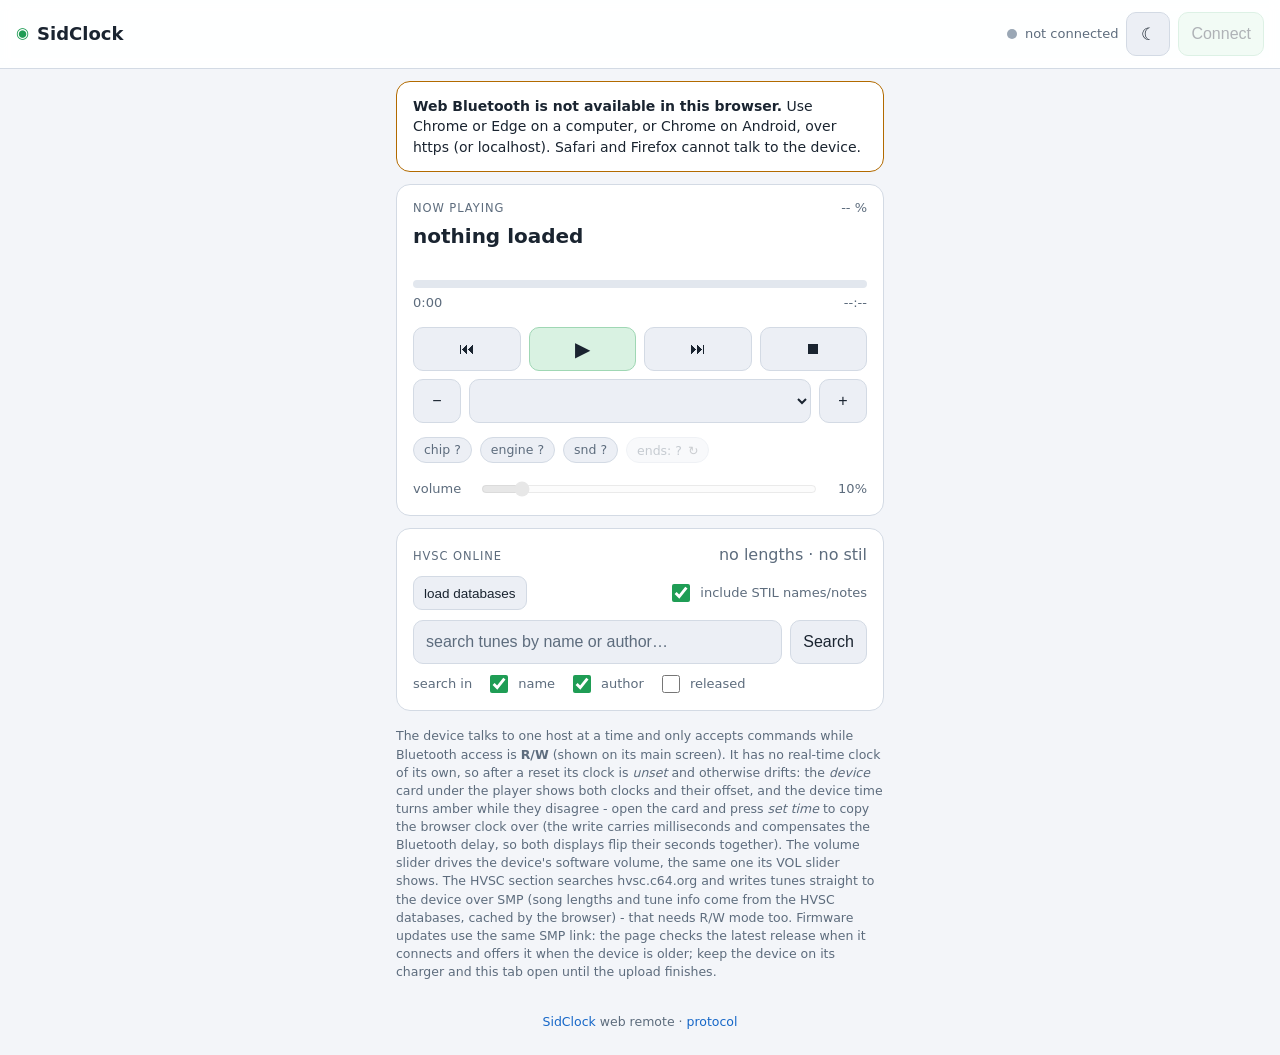
<file: web/index.html>
<!DOCTYPE html>
<html lang="en">
<head>
<meta charset="utf-8">
<meta name="viewport" content="width=device-width, initial-scale=1, viewport-fit=cover">
<meta name="color-scheme" content="dark light">
<meta name="theme-color" content="#0f141b" id="theme-color">
<title>SidClock remote</title>
<script>
/* apply the remembered theme before the first paint */
try {
  const stored = localStorage.getItem('sidclock-theme');
  document.documentElement.dataset.theme =
    (stored === 'light' || stored === 'dark') ? stored
      : (matchMedia('(prefers-color-scheme: light)').matches
        ? 'light' : 'dark');
} catch (e) { /* no storage: dark default */ }
</script>
<link rel="stylesheet" href="style.css">
</head>
<body>

<header class="top">
  <div class="brand">
    <span class="logo" aria-hidden="true">◉</span>
    <h1>SidClock</h1>
  </div>
  <div class="conn">
    <span id="dot" class="dot" aria-hidden="true"></span>
    <span id="status" class="status">not connected</span>
    <button id="theme" class="btn" title="switch theme">☀</button>
    <button id="connect" class="btn primary">Connect</button>
  </div>
</header>

<main>
  <div id="unsupported" class="card notice" hidden>
    <strong>Web Bluetooth is not available in this browser.</strong>
    Use Chrome or Edge on a computer, or Chrome on Android, over https
    (or localhost). Safari and Firefox cannot talk to the device.
  </div>

  <div id="note" class="note" hidden></div>

  <section class="card">
    <div class="cardhead">
      <span class="label">now playing</span>
      <span id="battery" class="battery">-- %</span>
    </div>
    <div id="title" class="title">nothing loaded</div>
    <div id="subtitle" class="sub"></div>
    <div id="fwline" class="dim fwline" hidden></div>

    <div class="progress"><div id="progressbar"></div></div>
    <div class="progressrow">
      <span id="pos">0:00</span>
      <span id="len">--:--</span>
    </div>

    <div class="transport">
      <button id="prev" class="btn" title="previous tune">⏮</button>
      <button id="play" class="btn primary big" title="play / pause">▶</button>
      <button id="next" class="btn" title="next tune">⏭</button>
      <button id="stop" class="btn" title="stop">⏹</button>
    </div>

    <div class="subrow">
      <button id="subprev" class="btn" title="previous subtune">−</button>
      <select id="subtune" aria-label="subtune"></select>
      <button id="subnext" class="btn" title="next subtune">+</button>
    </div>

    <div class="badges">
      <span class="badge" id="chip">chip ?</span>
      <span class="badge" id="engine">engine ?</span>
      <span class="badge" id="snd">snd ?</span>
      <button id="ends" class="badge action" disabled
              title="what happens when the tune ends - press to change">ends: ?</button>
    </div>

    <div class="row volrow">
      <span class="rowlabel">volume</span>
      <input id="volume" class="range" type="range" min="0" max="255"
             step="1" value="26" aria-label="device volume" disabled>
      <span id="volpct" class="volpct">10%</span>
    </div>
  </section>

  <section id="hvscinfo" class="card" hidden>
    <div class="cardhead">
      <span class="label">hvsc info</span>
      <span id="metapath" class="dim path"></span>
    </div>
    <div id="metahint" class="metahint" hidden>
      <span id="metahinttext"></span>
      <button id="metastil" class="btn small" hidden>load STIL</button>
    </div>
    <ol id="tracks" class="tracks"></ol>
    <p id="metanote" class="comment" hidden></p>
    <p id="metacomment" class="comment" hidden></p>
  </section>

  <!-- firmware, clock and tune list in one card under the player. Collapsed
       it is a single line (firmware version, update state, tune count,
       device time and offset); it opens by itself when something needs
       attention (an update to apply, a staged image, an unset or >1 min
       wrong clock). Expanded: the clocks, the firmware upload and then the
       tunes on the device. -->
  <details id="systemcard" class="card system" hidden>
    <summary class="cardhead syshead">
      <span class="label">device<span class="chev" aria-hidden="true"></span></span>
      <span class="sysline">
        <span id="sysfw" class="sysfw">firmware --</span>
        <span id="updstate" class="dim"></span>
        <span id="libinfo" class="dim tuneinfo"></span>
        <span class="sysclockline">
          <span id="systime" class="sysclock">--:--:--</span>
          <span id="sysoff" class="dim"></span>
        </span>
      </span>
    </summary>

    <div class="sysbody">
      <div class="row">
        <span class="rowlabel">device</span>
        <span id="devtime" class="value">--:--:--</span>
        <button id="settime" class="btn">set time</button>
      </div>
      <div class="row">
        <span class="rowlabel">browser</span>
        <span id="hosttime" class="value">--:--:--</span>
      </div>

      <div id="updblock">
        <div id="updtitle" class="updtitle"></div>
        <div id="updsub" class="sub"></div>
        <div id="updwhy" class="updwhy" hidden></div>

        <div id="updprog" class="progressline" hidden>
          <div class="progress"><div id="updprogbar"></div></div>
          <span id="updproglabel" class="dim"></span>
        </div>

        <div class="updrow">
          <button id="updinstall" class="btn primary">Update</button>
          <button id="updreboot" class="btn primary" hidden>Reboot now</button>
          <button id="upddiscard" class="btn" hidden>Discard</button>
          <button id="updfile" class="btn"
                  title="flash a local .signed.bin build">Flash local build…</button>
          <input id="updfileinput" type="file"
                 accept=".bin,application/octet-stream" hidden>
          <a id="updnotes" class="updlink" target="_blank" rel="noopener"
             hidden>release notes</a>
        </div>
        <p id="sysproto" class="dim sysproto"></p>
      </div>

      <div class="libhead">
        <span class="label">on the device</span>
        <button id="librefresh" class="btn small">refresh</button>
      </div>
      <ul id="lib" class="results"></ul>
    </div>
  </details>

  <section class="card">
    <div class="cardhead">
      <span class="label">hvsc online</span>
      <span id="dbstate" class="dim"></span>
    </div>
    <div class="dbsrow">
      <button id="dbload" class="btn small">load databases</button>
      <label class="chk"><input id="stilopt" type="checkbox" checked>
        include STIL names/notes</label>
    </div>
    <div class="searchrow">
      <input id="q" type="search" placeholder="search tunes by name or author…"
             autocomplete="off" enterkeyhint="search">
      <button id="search" class="btn">Search</button>
    </div>
    <div class="fieldrow">
      <span class="dim">search in</span>
      <label class="chk"><input id="f-title" type="checkbox" checked>name</label>
      <label class="chk"><input id="f-author" type="checkbox" checked>author</label>
      <label class="chk"><input id="f-released" type="checkbox">released</label>
    </div>
    <div id="hprog" class="progressline" hidden>
      <div class="progress"><div id="hprogbar"></div></div>
      <span id="hproglabel" class="dim"></span>
    </div>
    <div id="hmsg" class="dim msg" hidden></div>
    <ul id="results" class="results" hidden></ul>
    <button id="more" class="btn morebtn" hidden>show more</button>
  </section>

  <p class="hint">
    The device talks to one host at a time and only accepts commands while
    Bluetooth access is <strong>R/W</strong> (shown on its main screen).
    It has no real-time clock of its own, so after a reset its clock is
    <em>unset</em> and otherwise drifts: the <em>device</em> card under the
    player shows both clocks and their offset, and the device time turns
    amber while they disagree - open the card and press <em>set
    time</em> to copy the browser clock over (the write carries
    milliseconds and compensates the Bluetooth delay, so both displays
    flip their seconds together). The volume slider drives the device's
    software volume, the same one its VOL slider shows. The HVSC section
    searches hvsc.c64.org and writes tunes straight to the device over SMP
    (song lengths and tune info come from the HVSC databases, cached by the
    browser) - that needs R/W mode too. Firmware updates use the same SMP
    link: the page checks the latest release when it connects and offers it
    when the device is older; keep the device on its charger and this tab
    open until the upload finishes.
  </p>
</main>

<footer>
  <a href="https://github.com/fanoush/SidClock">SidClock</a> web remote ·
  <a href="https://github.com/fanoush/SidClock/blob/main/docs/ble-services.md">protocol</a>
</footer>

<script type="module" src="app.js"></script>
</body>
</html>
</file>
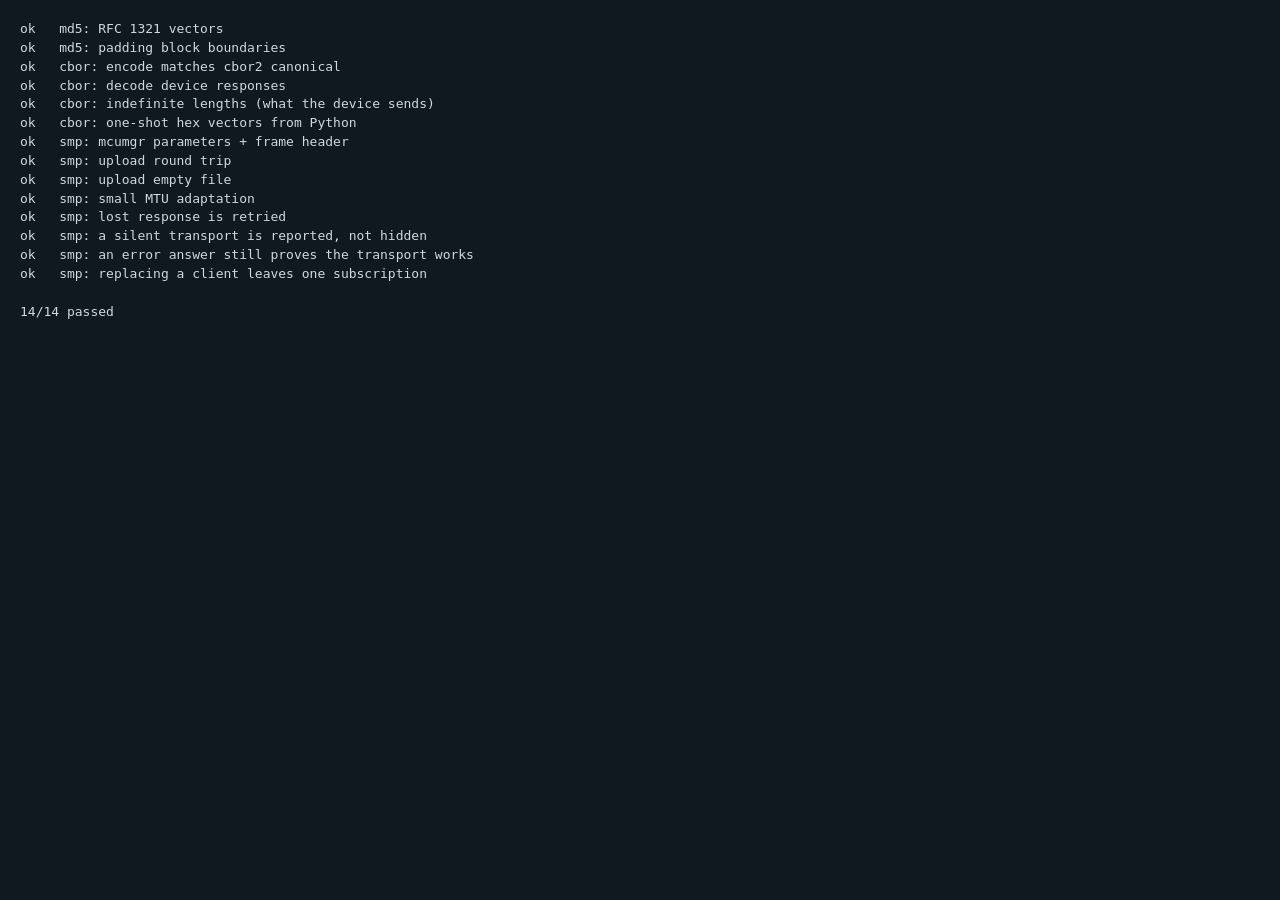
<file: tools/web-tests/index.html>
<!DOCTYPE html>
<html lang="en">
<head>
<meta charset="utf-8">
<title>SidClock web tests</title>
<style>
  body {
    font: 13px/1.45 ui-monospace, Menlo, Consolas, monospace;
    margin: 20px;
    background: #101820;
    color: #d0d8e0;
  }
  pre { white-space: pre-wrap; }
  .pass { color: #7bd88f; }
  .fail { color: #ff6b6b; }
  .summary { color: #8fa1b3; }
</style>
</head>
<body>
<!--
  Browser tests for the web remote's libraries (md5, SMP, HVSC parsing).

  In a browser, over http (module imports need a real origin):

    python3 -m http.server 8899        # from the repository root
    # then open http://127.0.0.1:8899/tools/web-tests/index.html
    # add ?live for the hvsc.c64.org checks (network, ~9 MB of database
    # downloads, cached in IndexedDB)

  Automatically, with a headless Chrome:

    python3 tools/web-tests/record.py --out /tmp/web-tests.txt &
    google-chrome --headless=new --disable-gpu \\
        "http://127.0.0.1:8901/tools/web-tests/index.html?record&live"
-->
<pre id="out">running…</pre>
<script type="module" src="tests.js"></script>
</body>
</html>
</file>
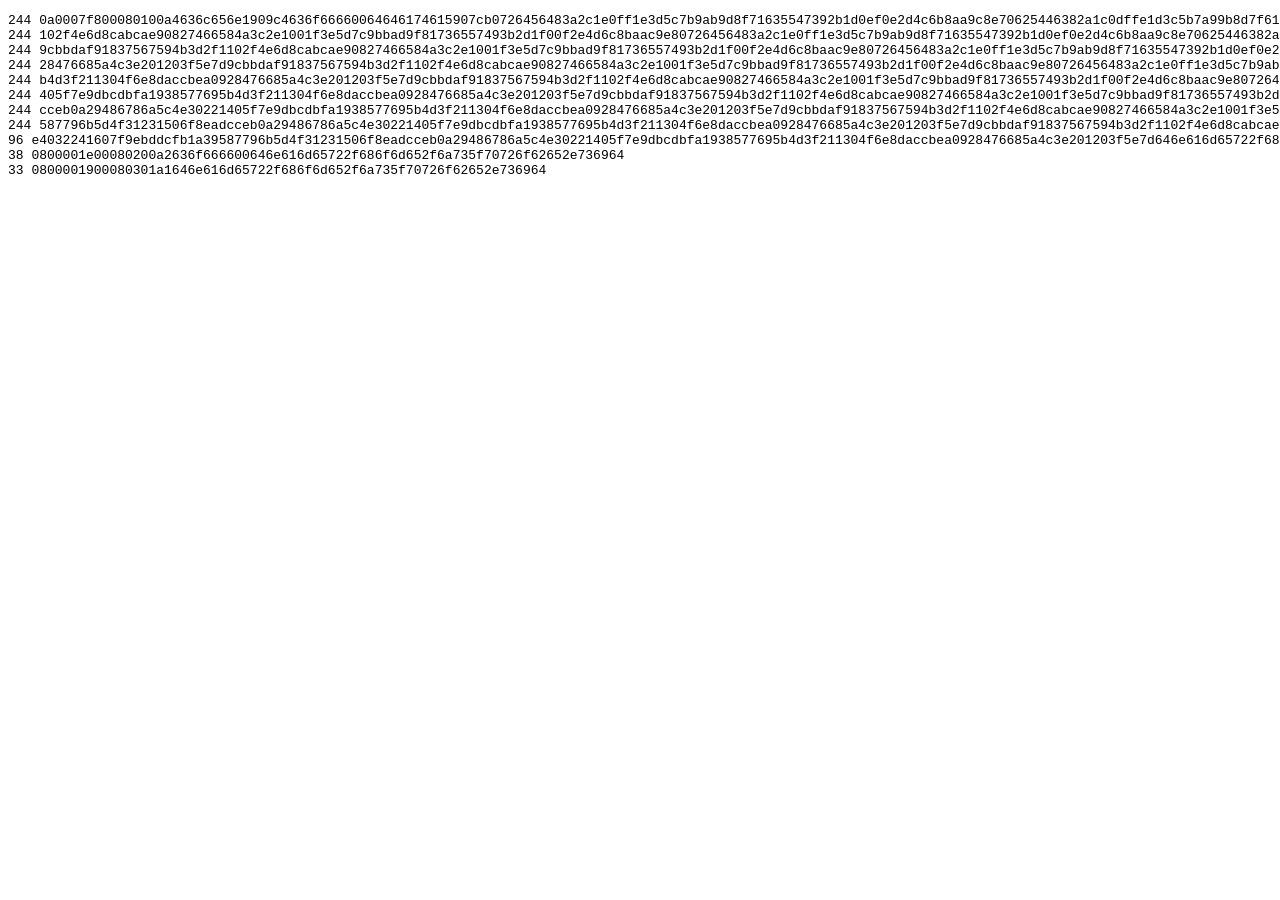
<file: tools/web-tests/frame-dump.html>
<!DOCTYPE html>
<html lang="en">
<head>
<meta charset="utf-8">
<title>smp frame dump</title>
</head>
<body>
<!--
  Bring-up helper (not part of the test suite): prints the exact SMP
  request frames web/smp.js sends for a 2500-byte upload plus a download
  and a status request, as "<length> <hex>" ATT pieces, so they can be
  replayed against a real device over BLE and the replies checked.

    chrome --headless=new --disable-gpu --dump-dom \
      --virtual-time-budget=5000 \
      "http://127.0.0.1:8899/tools/web-tests/frame-dump.html"
    # -> parse <pre id="out">, concatenate the hex pieces, then write each
    #    SMP frame to da2e7828-fbce-4e01-ae9e-261174997c48 in <=244-byte
    #    ATT writes (no response) with notifications subscribed; the
    #    second chunk is cbor2.dumps({'off','data','name'}, canonical=True)
    #    in a 0x0A/group 8/command 0 frame
-->
<pre id="out">running…</pre>
<script type="module">
import { SmpClient } from '../../web/smp.js';

const NAME = '/home/js_probe.sid';
const data = new Uint8Array(2500);
for (let i = 0; i < data.length; i++) data[i] = (i * 31 + 7) & 0xff;

class Capture {
  constructor() {
    this.frames = [];
    this.properties = { writeWithoutResponse: true };
  }
  addEventListener() {}
  removeEventListener() {}
  async startNotifications() {}
  async stopNotifications() {}
  async writeValueWithoutResponse(bytes) {
    this.frames.push(bytes.slice());
  }
}

const cap = new Capture();
const cli = new SmpClient(cap, { timeoutMs: 5, retries: 0 });
cli.bufSize = 2048; // what the device reports (its mcumgr netbuf size)

try { await cli.uploadFile(NAME, data); } catch (e) { /* no peer */ }
try { await cli.downloadFile(NAME); } catch (e) { /* no peer */ }
try { await cli.status(NAME); } catch (e) { /* no peer */ }

const hex = (b) =>
  [...b].map((x) => x.toString(16).padStart(2, '0')).join('');
document.getElementById('out').textContent =
  cap.frames.map((f) => `${f.length} ${hex(f)}`).join('\n');
</script>
</body>
</html>
</file>
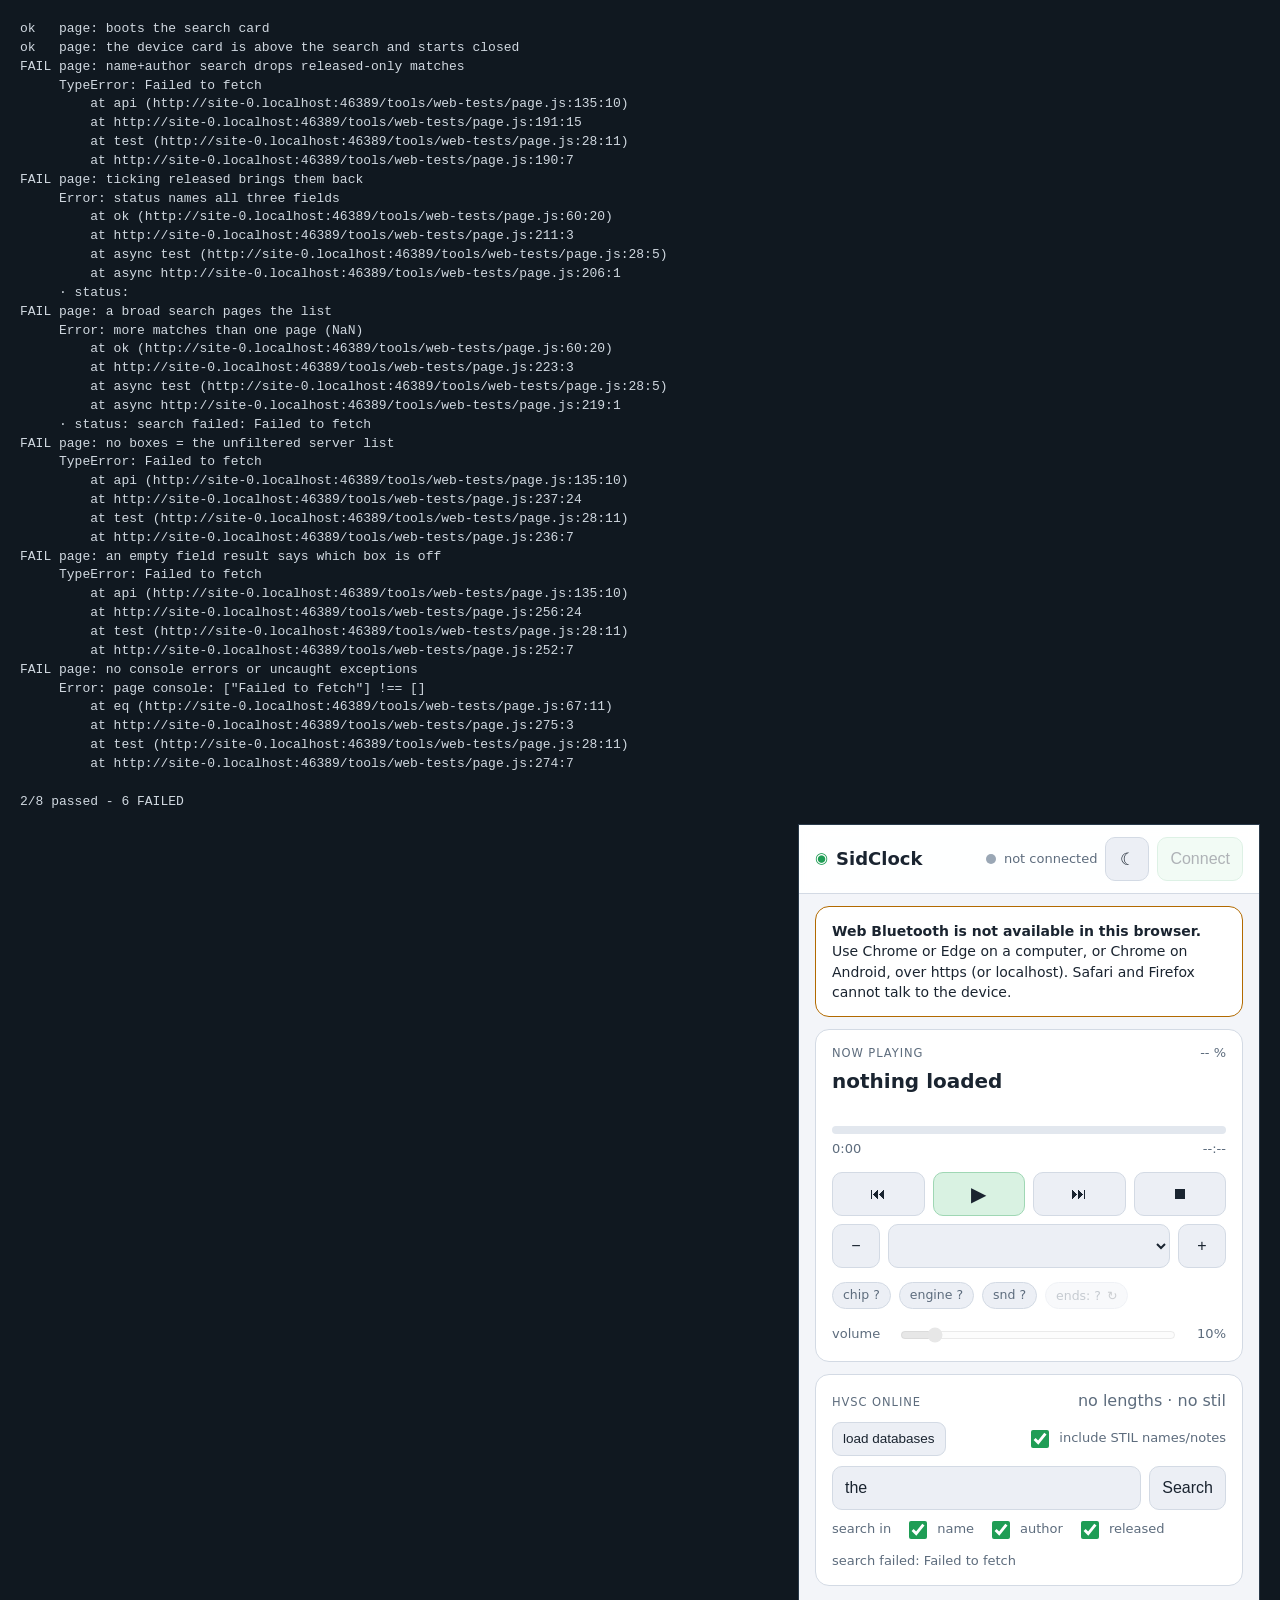
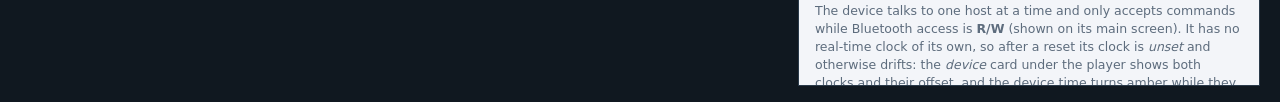
<file: tools/web-tests/page.html>
<!DOCTYPE html>
<html lang="en">
<head>
<meta charset="utf-8">
<title>SidClock web remote page smoke</title>
<style>
  body {
    font: 13px/1.45 ui-monospace, Menlo, Consolas, monospace;
    margin: 20px;
    background: #101820;
    color: #d0d8e0;
  }
  pre { white-space: pre-wrap; }
  iframe {
    float: right;
    width: 460px;
    height: 860px;
    margin: 0 0 16px 16px;
    border: 1px solid #2a3a4a;
    background: #fff;
  }
</style>
</head>
<body>
<!--
  Page-level smoke test: loads the real web remote (web/index.html) in an
  iframe and drives it, so the code the module tests in tests.js never
  execute - app.js's DOM wiring, the result list, the search field boxes
  and the "show more" paging - runs for real against hvsc.c64.org.

  In a browser, over http (same server as index.html):

    python3 -m http.server 8899        # from the repository root
    # then open http://127.0.0.1:8899/tools/web-tests/page.html

  Automatically, with a headless Chrome (needs the network):

    python3 tools/web-tests/record.py --out /tmp/page-smoke.txt &
    google-chrome --headless=new --disable-gpu \\
        "http://127.0.0.1:8901/tools/web-tests/page.html?record"
-->
<pre id="out">running…</pre>
<div id="frame"></div>
<script type="module" src="page.js"></script>
</body>
</html>
</file>
<file: web/style.css>
/*
 * SidClock web remote - dark by default, light via [data-theme="light"]
 * (set on <html> by the inline head script / the theme button).
 */

:root {
  color-scheme: dark;
  --bg: #0f141b;
  --card: #171e27;
  --card2: #1d2632;
  --line: #263241;
  --fg: #e8eef6;
  --dim: #8fa1b3;
  --accent: #7bd88f;
  --accent2: #4ea1ff;
  --warn: #ffb454;
  --err: #ff6b6b;
  --header-bg: rgba(15, 20, 27, .92);
  --dot-off: #4a5563;
  --track: #101720;
  --primary-bg: #1e3a2a;
  --primary-line: #2d5c41;
  --primary-bg-active: #234532;
  --note-bg: #1d2a3a;
}

[data-theme="light"] {
  color-scheme: light;
  --bg: #f3f5f9;
  --card: #ffffff;
  --card2: #eceff5;
  --line: #d3dae4;
  --fg: #1a2430;
  --dim: #5d6c7d;
  --accent: #1f9d55;
  --accent2: #1667c8;
  --warn: #b26a00;
  --err: #c02b2b;
  --header-bg: rgba(255, 255, 255, .92);
  --dot-off: #9aa7b5;
  --track: #e2e7ee;
  --primary-bg: #d9f2e2;
  --primary-line: #9fd7b4;
  --primary-bg-active: #c4ead3;
  --note-bg: #e8eefb;
}

* { box-sizing: border-box; }
html, body { margin: 0; }

/* attribute-hidden always wins over element display rules */
[hidden] { display: none !important; }

body {
  background: var(--bg);
  color: var(--fg);
  font: 16px/1.45 system-ui, -apple-system, "Segoe UI", Roboto, sans-serif;
  -webkit-text-size-adjust: 100%;
  min-height: 100dvh;
}

/* ---------- top bar ---------- */

header.top {
  display: flex;
  flex-wrap: wrap;
  align-items: center;
  justify-content: space-between;
  gap: 8px 12px;
  padding: 12px 16px;
  position: sticky;
  top: 0;
  z-index: 10;
  background: var(--header-bg);
  backdrop-filter: blur(6px);
  border-bottom: 1px solid var(--line);
}

.brand { display: flex; align-items: center; gap: 8px; }
.brand h1 { font-size: 18px; margin: 0; font-weight: 650; }
.logo { color: var(--accent); font-size: 15px; }

.conn { display: flex; align-items: center; gap: 8px; margin-left: auto; }
.status {
  font-size: 13px;
  color: var(--dim);
  max-width: 26vw;
  overflow: hidden;
  text-overflow: ellipsis;
  white-space: nowrap;
}
.status.ok { color: var(--accent); }
.status.busy { color: var(--warn); }

.dot { width: 10px; height: 10px; border-radius: 50%; background: var(--dot-off); flex: none; }
.dot.ok { background: var(--accent); box-shadow: 0 0 8px var(--accent); }
.dot.busy { background: var(--warn); }

#theme { flex: none; width: 44px; padding: 0; font-size: 17px; }

/* ---------- layout ---------- */

main { max-width: 520px; margin: 0 auto; padding-bottom: 8px; }

.card {
  background: var(--card);
  border: 1px solid var(--line);
  border-radius: 14px;
  padding: 14px 16px;
  margin: 12px 16px;
}

.cardhead { display: flex; justify-content: space-between; align-items: baseline; gap: 8px; }

.label {
  text-transform: uppercase;
  letter-spacing: .08em;
  font-size: 11.5px;
  color: var(--dim);
}

/* the device list is a <details> card, closed by default: its header is
 * the summary and the list only renders once it is opened, so a long
 * search result cannot bury it */

details.card > summary {
  list-style: none;
  cursor: pointer;
  padding: 3px 0;
  user-select: none;
}
details.card > summary::-webkit-details-marker { display: none; }
details.card > summary:hover .label { color: var(--fg); }

.chev {
  display: inline-block;
  width: 0;
  height: 0;
  margin-left: 7px;
  border-left: 5px solid currentColor;
  border-top: 4px solid transparent;
  border-bottom: 4px solid transparent;
  transition: transform .15s ease;
}
details[open] .chev { transform: rotate(90deg); }

/* ---------- now playing ---------- */

.title { font-size: 20px; font-weight: 600; margin-top: 4px; overflow-wrap: anywhere; }
.sub { color: var(--dim); font-size: 13.5px; min-height: 1.3em; overflow-wrap: anywhere; }
.fwline { margin-top: 6px; font-size: 12px; line-height: 1.35; }
.battery { color: var(--dim); font-size: 13px; font-variant-numeric: tabular-nums; }

.progress {
  height: 8px;
  background: var(--track);
  border-radius: 999px;
  overflow: hidden;
  margin: 12px 0 6px;
}
#progressbar,
#updprogbar {
  height: 100%;
  width: 0;
  background: linear-gradient(90deg, var(--accent), var(--accent2));
  transition: width .3s linear;
}

.progressrow {
  display: flex;
  justify-content: space-between;
  gap: 8px;
  color: var(--dim);
  font-size: 13px;
  font-variant-numeric: tabular-nums;
}

/* ---------- buttons ---------- */

.btn {
  background: var(--card2);
  color: var(--fg);
  border: 1px solid var(--line);
  border-radius: 10px;
  padding: 10px 12px;
  font-size: 16px;
  line-height: 1;
  min-height: 44px;
  cursor: pointer;
  touch-action: manipulation;
}
.btn:active:not(:disabled) { transform: translateY(1px); }
.btn:disabled { opacity: .35; cursor: default; }
.btn.primary { background: var(--primary-bg); border-color: var(--primary-line); }
.btn.primary:active:not(:disabled) { background: var(--primary-bg-active); }
.btn.big { font-size: 20px; }

.transport {
  display: grid;
  grid-template-columns: repeat(4, 1fr);
  gap: 8px;
  margin-top: 14px;
}

.subrow {
  display: grid;
  grid-template-columns: 48px 1fr 48px;
  gap: 8px;
  align-items: center;
  margin-top: 8px;
}

select {
  background: var(--card2);
  color: var(--fg);
  border: 1px solid var(--line);
  border-radius: 10px;
  padding: 10px;
  min-height: 44px;
  font-size: 16px;
  text-align: center;
  width: 100%;
}
select:disabled { opacity: .35; }

/* ---------- badges ---------- */

.badges { display: flex; flex-wrap: wrap; gap: 8px; margin-top: 14px; }
.badge {
  background: var(--card2);
  border: 1px solid var(--line);
  border-radius: 999px;
  padding: 3px 10px;
  font-size: 12.5px;
  color: var(--dim);
}
/* the end-mode badge is the one pressable badge: cycles next sub ->
 * next tune -> loop over Bluetooth (firmware command 0x22) */
button.badge {
  font: inherit;
  font-size: 12.5px;
  line-height: normal;
  cursor: pointer;
  touch-action: manipulation;
}
button.badge:disabled { opacity: .35; cursor: default; }
button.badge:active:not(:disabled) { transform: translateY(1px); }
button.badge.action::after {
  content: '↻';
  margin-left: 6px;
  color: var(--fg);
  opacity: .6;
}

/* ---------- device rows ---------- */

.row { display: flex; align-items: center; gap: 10px; margin-top: 12px; }
.rowlabel { color: var(--dim); font-size: 13px; width: 58px; flex: none; }
.value { font-variant-numeric: tabular-nums; flex: 1; }
.value.warn { color: var(--warn); }

/* volume slider: the same 0-255 range as the device's VOL slider */
.volrow { margin-top: 14px; }
.range {
  flex: 1;
  min-width: 0;
  height: 24px;
  margin: 0;
  accent-color: var(--accent);
  background: transparent;
  cursor: pointer;
}
.range:disabled { opacity: .45; cursor: default; }
.volpct {
  font-variant-numeric: tabular-nums;
  color: var(--dim);
  font-size: 13px;
  width: 40px;
  text-align: right;
  flex: none;
}

/* ---------- notices ---------- */

.notice { border-color: var(--warn); font-size: 14px; }
.note {
  margin: 12px 16px;
  padding: 10px 14px;
  border-radius: 10px;
  background: var(--note-bg);
  border: 1px solid var(--line);
  font-size: 14px;
}
.note.error { border-color: var(--err); color: var(--err); }

/* ---------- firmware update ---------- */

/* device card (firmware, clock and the tune list). Collapsed, the summary
 * is the whole story while nothing needs doing - version, update state,
 * tune count, device time and its offset from the browser clock */
details.system.attention { border-color: var(--primary-line); }
.syshead { align-items: center; }
/* the chevron must not wrap under the label when the line is long */
.syshead > .label { flex: none; white-space: nowrap; }
/* collapsed, the word "device" is redundant next to "firmware ...": only
 * the chevron stays, so the line fits on a phone */
details.system:not([open]) .syshead { justify-content: flex-start; }
details.system:not([open]) .syshead > .label { font-size: 0; }
.sysline {
  display: flex;
  flex: 1 1 auto;
  flex-wrap: wrap;
  justify-content: flex-start;
  align-items: baseline;
  gap: 2px 8px;
  min-width: 0;
  font-size: 13px;
}
.sysfw { font-weight: 600; overflow-wrap: anywhere; }
/* empty parts must not leave a gap in the line */
.sysline > :empty, .sysclockline > :empty { display: none; }
.sysclockline {
  display: inline-flex;
  align-items: baseline;
  gap: 8px;
  white-space: nowrap;
  margin-left: auto;
}
.sysclock {
  font-variant-numeric: tabular-nums;
  color: var(--fg);
  flex: none;
}
.sysclock.warn { color: var(--warn); }
.sysbody { margin-top: 12px; }
.sysproto { font-size: 12px; margin-top: 8px; }
/* the tune list under the clock/update rows, separated so it does not read
 * as another firmware row */
.libhead {
  display: flex;
  justify-content: space-between;
  align-items: center;
  gap: 8px;
  margin-top: 16px;
  padding-top: 12px;
  border-top: 1px solid var(--line);
}

/* the update block is always present when the card is open: even with the
 * latest firmware installed, a local build can be flashed */
#updtitle:empty, #updsub:empty { display: none; }
.updtitle { font-size: 16px; font-weight: 600; margin-top: 4px; overflow-wrap: anywhere; }
.updwhy {
  color: var(--warn);
  font-size: 13px;
  margin-top: 8px;
}
.updrow {
  display: flex;
  flex-wrap: wrap;
  align-items: center;
  gap: 8px;
  margin-top: 12px;
}
.updrow .btn { flex: none; }
.updlink {
  color: var(--accent2);
  font-size: 13px;
  text-decoration: none;
  margin-left: auto;
}
.system .progressline { margin-top: 12px; }

.hint { color: var(--dim); font-size: 12.5px; margin: 16px; }

footer {
  text-align: center;
  color: var(--dim);
  font-size: 12.5px;
  padding: 8px 16px calc(24px + env(safe-area-inset-bottom));
}
footer a { color: var(--accent2); text-decoration: none; }

/* ---------- hvsc: databases, search, device library ---------- */

.dim { color: var(--dim); }

.btn.small {
  padding: 6px 10px;
  min-height: 34px;
  font-size: 13.5px;
  border-radius: 9px;
}
.cardhead > .btn { align-self: center; }

.path {
  max-width: 60%;
  overflow: hidden;
  text-overflow: ellipsis;
  white-space: nowrap;
  font-size: 12.5px;
}

.searchrow {
  display: flex;
  align-items: center;
  gap: 8px;
  margin-top: 10px;
}
.searchrow input[type="search"] {
  flex: 1;
  min-width: 0;
  background: var(--card2);
  color: var(--fg);
  border: 1px solid var(--line);
  border-radius: 10px;
  padding: 10px 12px;
  min-height: 44px;
  font-size: 16px;
}
.searchrow input[type="search"]::placeholder { color: var(--dim); }

.dbsrow {
  display: flex;
  flex-wrap: wrap;
  align-items: center;
  gap: 8px 12px;
  margin-top: 10px;
}
.chk {
  display: flex;
  align-items: center;
  gap: 7px;
  color: var(--dim);
  font-size: 13px;
  margin-left: auto;
}
.chk input { width: 18px; height: 18px; accent-color: var(--accent); }

.fieldrow {
  display: flex;
  flex-wrap: wrap;
  align-items: center;
  gap: 6px 14px;
  margin-top: 8px;
  font-size: 13px;
}
.fieldrow .chk { margin-left: 0; }

.morebtn {
  display: block;
  width: 100%;
  margin-top: 10px;
}

.progressline {
  display: flex;
  align-items: center;
  gap: 10px;
  margin-top: 10px;
}
.progressline .progress { flex: 1; margin: 0; }
.progressline .dim {
  font-size: 12.5px;
  font-variant-numeric: tabular-nums;
  white-space: nowrap;
}

.msg { margin-top: 10px; font-size: 13px; }

.results { list-style: none; margin: 8px 0 0; padding: 0; }

.tune { border-top: 1px solid var(--line); padding: 10px 0; }
.tune:first-child { border-top: 0; }
.tune .tname { font-weight: 600; overflow-wrap: anywhere; }
.tune .tmeta {
  color: var(--dim);
  font-size: 12.5px;
  margin-top: 2px;
  overflow-wrap: anywhere;
}
.tune .trow {
  display: flex;
  align-items: center;
  gap: 10px;
  margin-top: 8px;
}
.tune .tstate {
  flex: 1;
  color: var(--dim);
  font-size: 12.5px;
  overflow-wrap: anywhere;
}
.tune .tstate.ok { color: var(--accent); }
.tune .tstate.err { color: var(--err); }
.tune .ondevice {
  color: var(--accent);
  font-size: 12.5px;
  font-weight: 600;
  white-space: nowrap;
}
.tune .progress { margin: 10px 0 0; }
.tune .progress .bar {
  height: 100%;
  width: 0;
  background: linear-gradient(90deg, var(--accent), var(--accent2));
  transition: width .2s linear;
}

.librow {
  display: flex;
  align-items: center;
  gap: 8px;
  border-top: 1px solid var(--line);
  padding: 8px 0;
}
.librow:first-child { border-top: 0; }
.librow .lname { flex: 1; overflow-wrap: anywhere; }
.librow .lside {
  color: var(--dim);
  font-size: 11.5px;
  letter-spacing: .04em;
  flex: none;
}

.tracks { list-style: none; margin: 8px 0 0; padding: 0; }
.track {
  display: flex;
  align-items: baseline;
  gap: 8px;
  width: 100%;
  background: none;
  border: 0;
  border-radius: 8px;
  padding: 7px 8px;
  color: inherit;
  font: inherit;
  text-align: left;
  cursor: pointer;
  touch-action: manipulation;
}
.track .tn {
  flex: none;
  width: 2ch;
  color: var(--dim);
  font-variant-numeric: tabular-nums;
}
.track .tt { flex: 1; overflow-wrap: anywhere; }
.track .td {
  flex: none;
  color: var(--dim);
  font-size: 13px;
  font-variant-numeric: tabular-nums;
}
.track.cur { background: var(--primary-bg); }
.track.cur .tn { color: var(--fg); }

.comment {
  color: var(--dim);
  font-size: 13px;
  margin: 10px 0 0;
  overflow-wrap: anywhere;
}
.metahint {
  display: flex;
  align-items: center;
  gap: 10px;
  color: var(--dim);
  font-size: 13px;
  margin-top: 10px;
}
</file>
